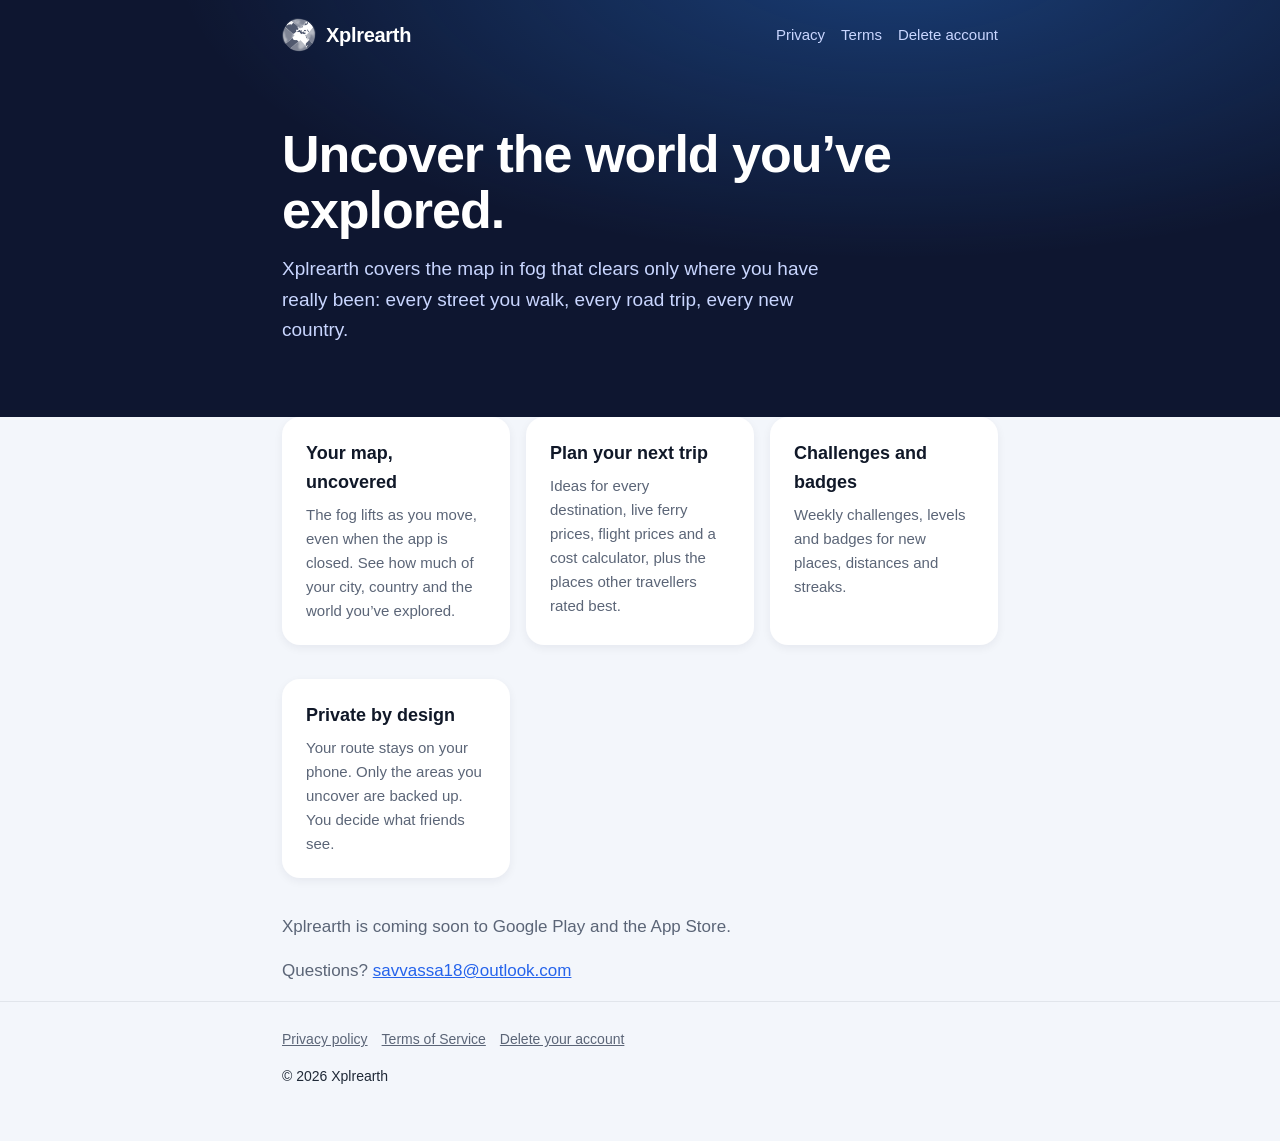
<file: index.html>
<!doctype html>
<html lang="en">
<head>
  <meta charset="utf-8">
  <meta name="viewport" content="width=device-width, initial-scale=1">
  <title>Xplrearth: uncover the world you’ve explored</title>
  <meta name="description" content="Xplrearth is a fog-of-war map of the world. The fog clears only where you have really been. Plan trips, collect badges and share the places you love.">
  <link rel="icon" href="assets/favicon.ico">
  <link rel="apple-touch-icon" href="assets/apple-touch-icon.png">
  <link rel="stylesheet" href="style.css">
</head>
<body>
  <header class="top">
    <div class="wrap">
      <nav class="bar">
        <a class="brand" href="./"><img src="assets/glyph-white-256.png" alt="">Xplrearth</a>
        <div class="links">
          <a href="privacy/">Privacy</a>
          <a href="terms/">Terms</a>
          <a href="delete-account/">Delete account</a>
        </div>
      </nav>
      <div class="hero">
        <h1>Uncover the world you’ve explored.</h1>
        <p>Xplrearth covers the map in fog that clears only where you have really been: every street you walk, every road trip, every new country.</p>
      </div>
    </div>
  </header>
  <main class="wrap">
    <div class="grid">
      <div class="card"><h3>Your map, uncovered</h3><p>The fog lifts as you move, even when the app is closed. See how much of your city, country and the world you’ve explored.</p></div>
      <div class="card"><h3>Plan your next trip</h3><p>Ideas for every destination, live ferry prices, flight prices and a cost calculator, plus the places other travellers rated best.</p></div>
      <div class="card"><h3>Challenges and badges</h3><p>Weekly challenges, levels and badges for new places, distances and streaks.</p></div>
      <div class="card"><h3>Private by design</h3><p>Your route stays on your phone. Only the areas you uncover are backed up. You decide what friends see.</p></div>
    </div>
    <p class="muted">Xplrearth is coming soon to Google Play and the App Store.</p>
    <p class="muted">Questions? <a href="mailto:savvassa18@outlook.com">savvassa18@outlook.com</a></p>
  </main>
  <footer>
    <div class="wrap">
      <a href="privacy/">Privacy policy</a><a href="terms/">Terms of Service</a><a href="delete-account/">Delete your account</a>
      <p>© 2026 Xplrearth</p>
    </div>
  </footer>
</body>
</html>
</file>
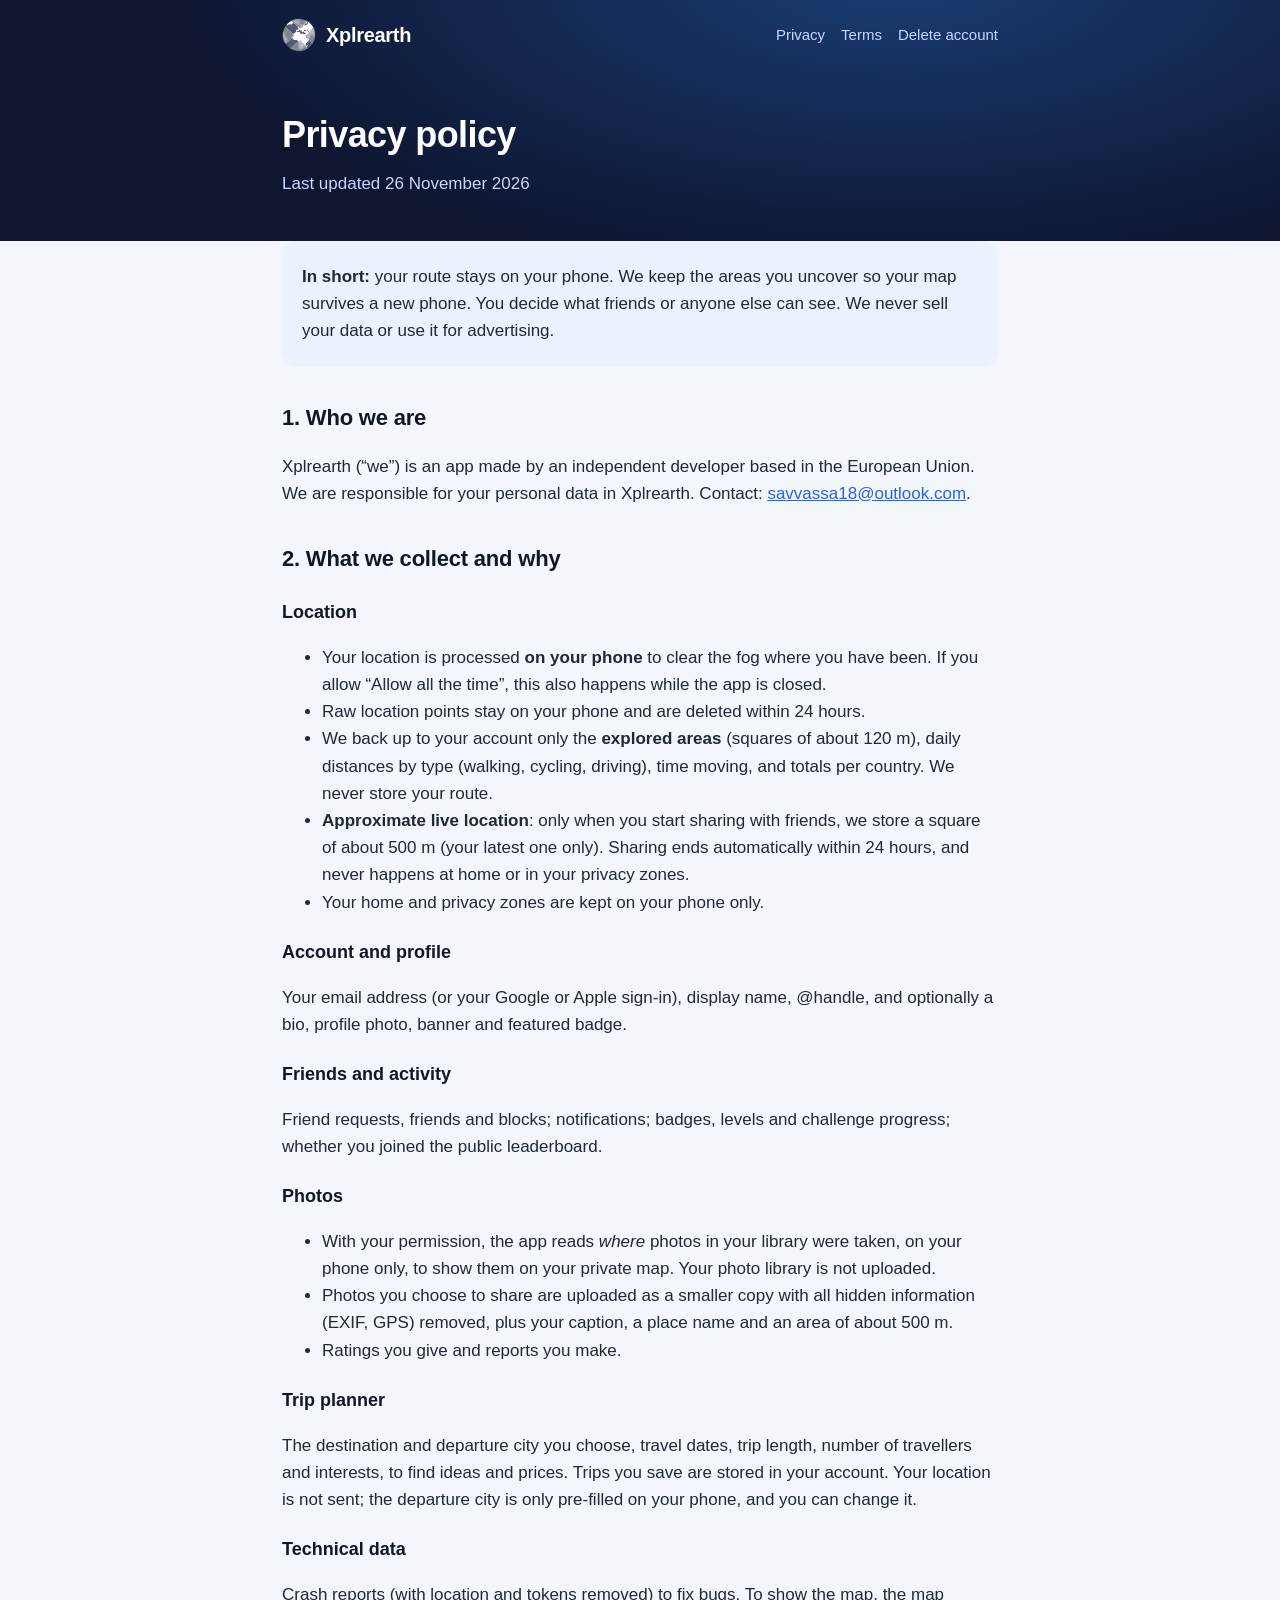
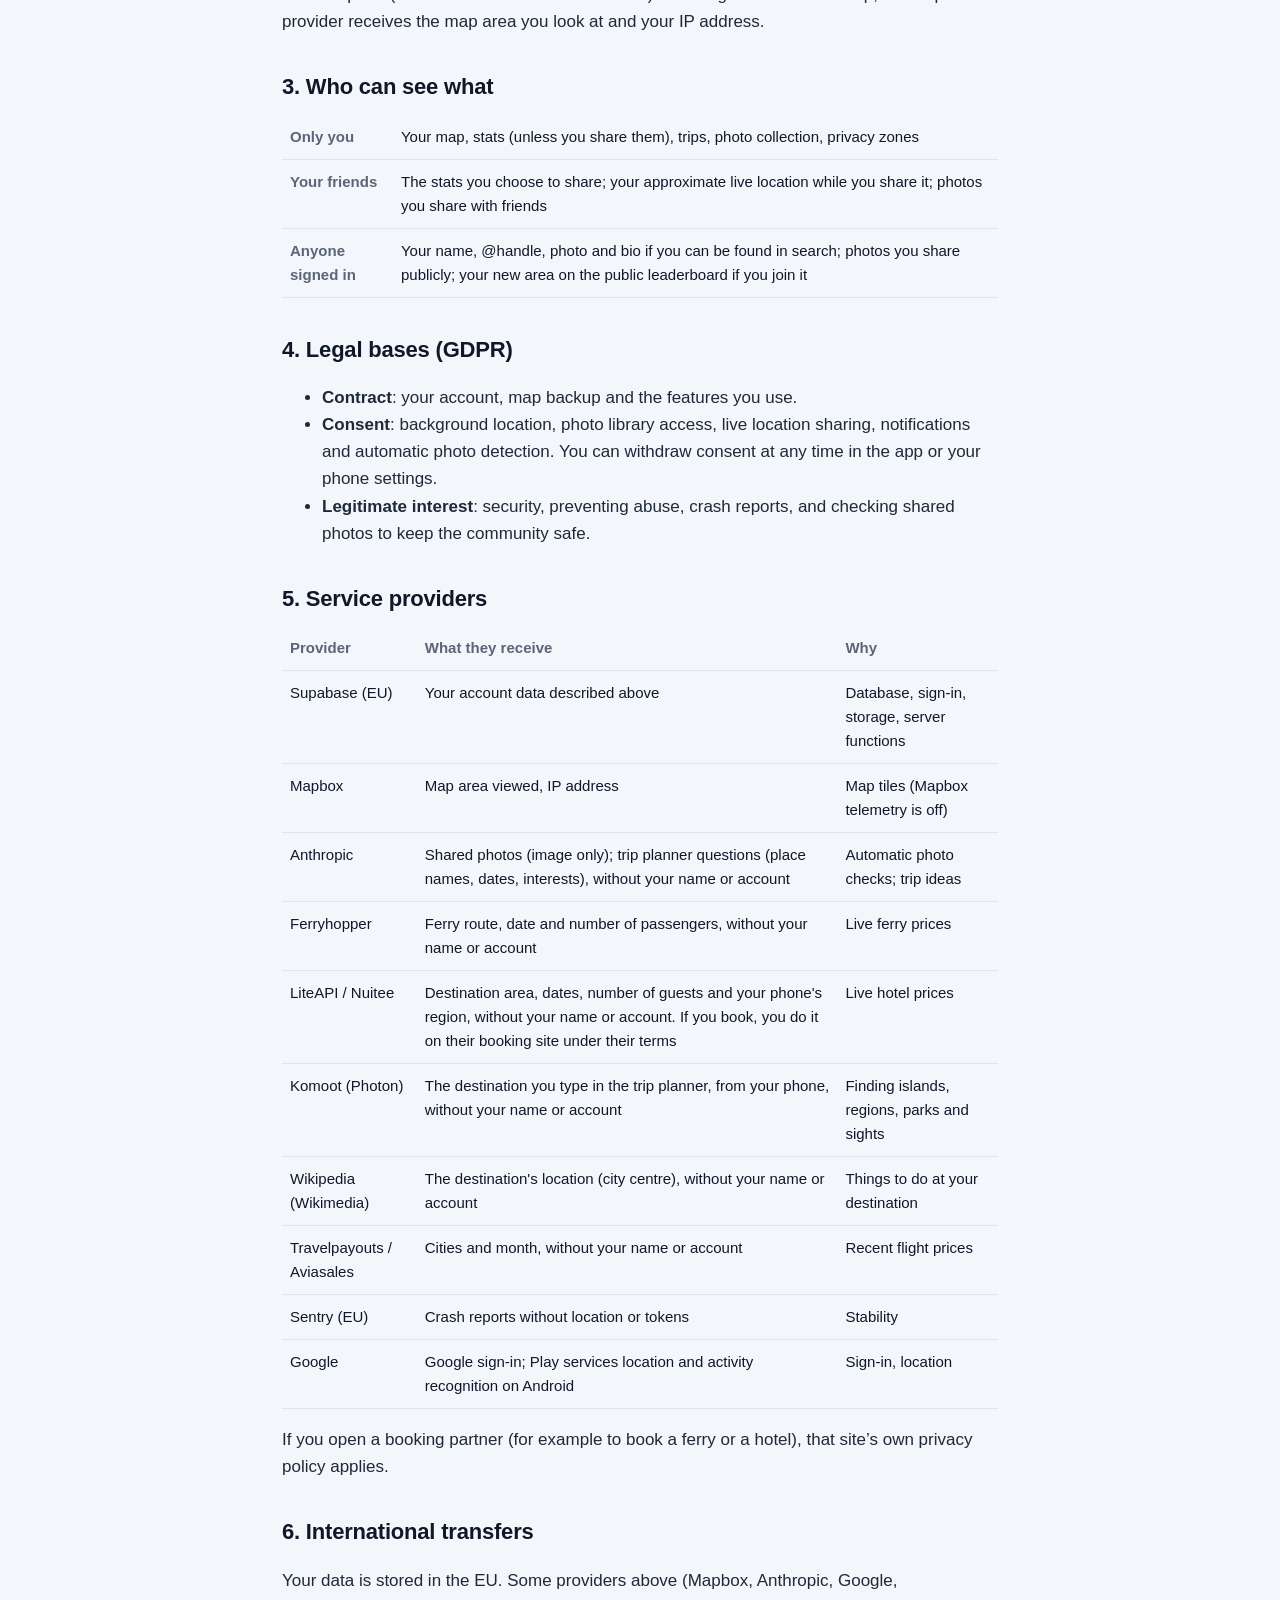
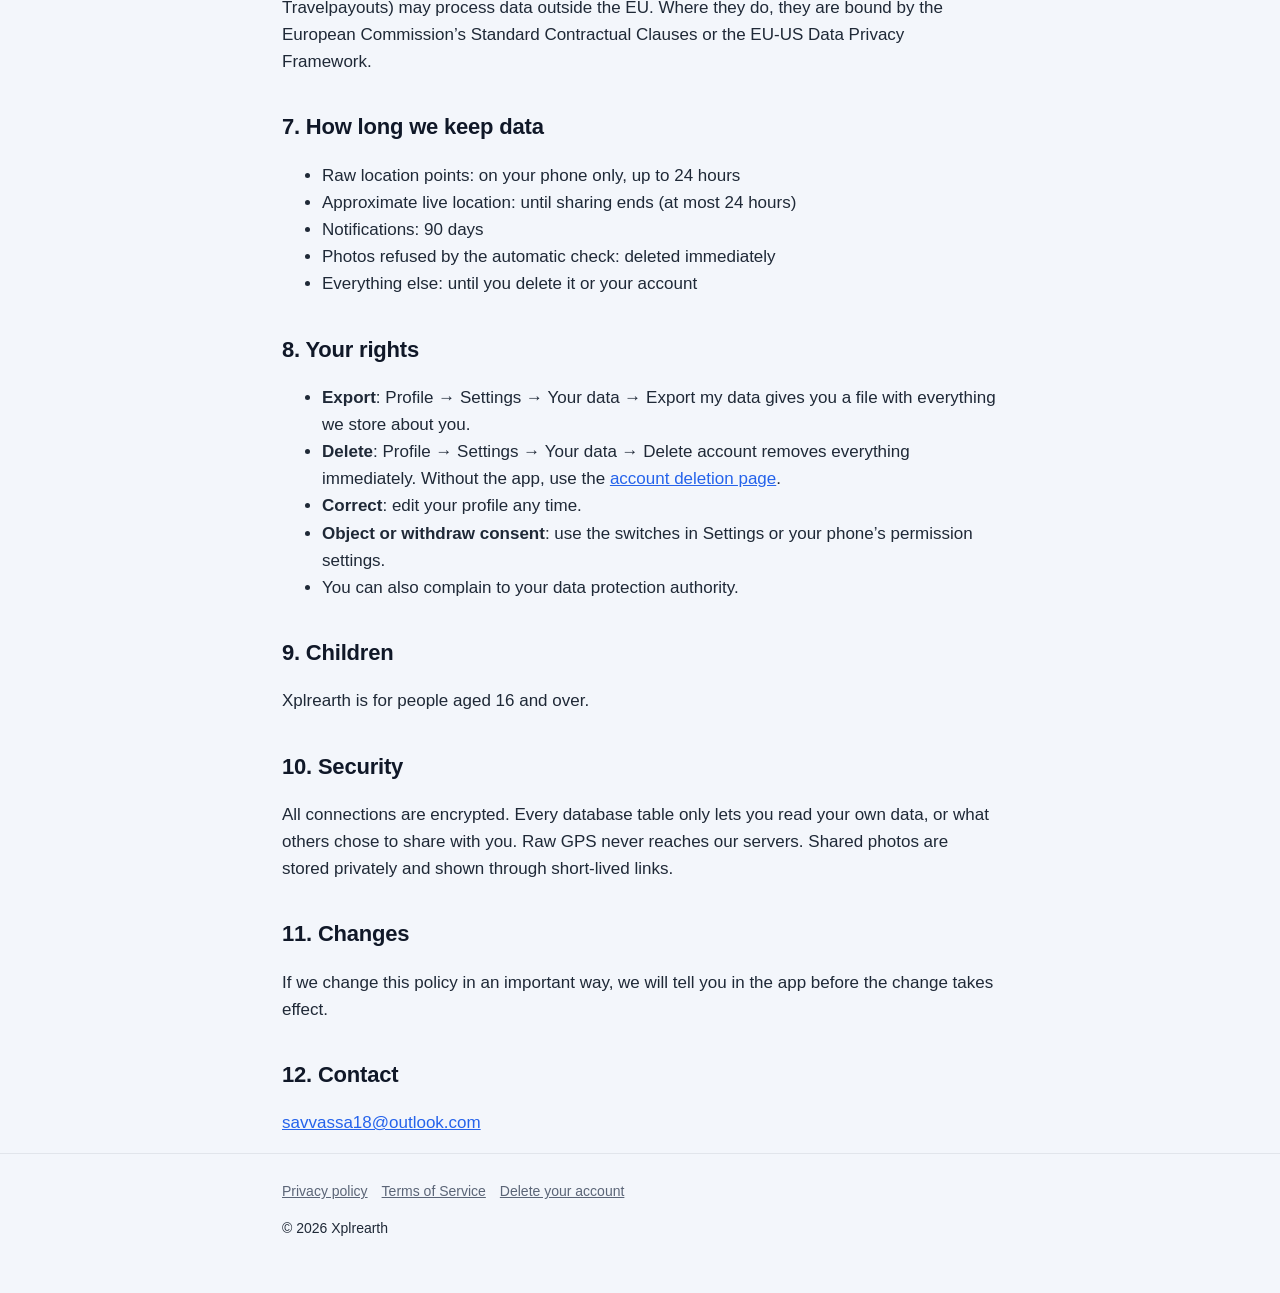
<file: privacy/index.html>
<!doctype html>
<html lang="en">
<head>
  <meta charset="utf-8">
  <meta name="viewport" content="width=device-width, initial-scale=1">
  <title>Privacy policy · Xplrearth</title>
  <link rel="icon" href="../assets/favicon.ico">
  <link rel="stylesheet" href="../style.css">
</head>
<body>
  <header class="top">
    <div class="wrap">
      <nav class="bar">
        <a class="brand" href="../"><img src="../assets/glyph-white-256.png" alt="">Xplrearth</a>
        <div class="links">
          <a href="../privacy/">Privacy</a>
          <a href="../terms/">Terms</a>
          <a href="../delete-account/">Delete account</a>
        </div>
      </nav>
      <div class="page-title">
        <h1>Privacy policy</h1>
        <p>Last updated 26 November 2026</p>
      </div>
    </div>
  </header>
  <main class="wrap">
    <div class="summary">
      <p><strong>In short:</strong> your route stays on your phone. We keep the areas you uncover so your map survives a new phone. You decide what friends or anyone else can see. We never sell your data or use it for advertising.</p>
    </div>

    <h2>1. Who we are</h2>
    <p>Xplrearth (“we”) is an app made by an independent developer based in the European Union. We are responsible for your personal data in Xplrearth. Contact: <a href="mailto:savvassa18@outlook.com">savvassa18@outlook.com</a>.</p>

    <h2>2. What we collect and why</h2>
    <h3>Location</h3>
    <ul>
      <li>Your location is processed <strong>on your phone</strong> to clear the fog where you have been. If you allow “Allow all the time”, this also happens while the app is closed.</li>
      <li>Raw location points stay on your phone and are deleted within 24 hours.</li>
      <li>We back up to your account only the <strong>explored areas</strong> (squares of about 120 m), daily distances by type (walking, cycling, driving), time moving, and totals per country. We never store your route.</li>
      <li><strong>Approximate live location</strong>: only when you start sharing with friends, we store a square of about 500 m (your latest one only). Sharing ends automatically within 24 hours, and never happens at home or in your privacy zones.</li>
      <li>Your home and privacy zones are kept on your phone only.</li>
    </ul>
    <h3>Account and profile</h3>
    <p>Your email address (or your Google or Apple sign-in), display name, @handle, and optionally a bio, profile photo, banner and featured badge.</p>
    <h3>Friends and activity</h3>
    <p>Friend requests, friends and blocks; notifications; badges, levels and challenge progress; whether you joined the public leaderboard.</p>
    <h3>Photos</h3>
    <ul>
      <li>With your permission, the app reads <em>where</em> photos in your library were taken, on your phone only, to show them on your private map. Your photo library is not uploaded.</li>
      <li>Photos you choose to share are uploaded as a smaller copy with all hidden information (EXIF, GPS) removed, plus your caption, a place name and an area of about 500 m.</li>
      <li>Ratings you give and reports you make.</li>
    </ul>
    <h3>Trip planner</h3>
    <p>The destination and departure city you choose, travel dates, trip length, number of travellers and interests, to find ideas and prices. Trips you save are stored in your account. Your location is not sent; the departure city is only pre-filled on your phone, and you can change it.</p>
    <h3>Technical data</h3>
    <p>Crash reports (with location and tokens removed) to fix bugs. To show the map, the map provider receives the map area you look at and your IP address.</p>

    <h2>3. Who can see what</h2>
    <table>
      <tr><th>Only you</th><td>Your map, stats (unless you share them), trips, photo collection, privacy zones</td></tr>
      <tr><th>Your friends</th><td>The stats you choose to share; your approximate live location while you share it; photos you share with friends</td></tr>
      <tr><th>Anyone signed in</th><td>Your name, @handle, photo and bio if you can be found in search; photos you share publicly; your new area on the public leaderboard if you join it</td></tr>
    </table>

    <h2>4. Legal bases (GDPR)</h2>
    <ul>
      <li><strong>Contract</strong>: your account, map backup and the features you use.</li>
      <li><strong>Consent</strong>: background location, photo library access, live location sharing, notifications and automatic photo detection. You can withdraw consent at any time in the app or your phone settings.</li>
      <li><strong>Legitimate interest</strong>: security, preventing abuse, crash reports, and checking shared photos to keep the community safe.</li>
    </ul>

    <h2>5. Service providers</h2>
    <table>
      <tr><th>Provider</th><th>What they receive</th><th>Why</th></tr>
      <tr><td>Supabase (EU)</td><td>Your account data described above</td><td>Database, sign-in, storage, server functions</td></tr>
      <tr><td>Mapbox</td><td>Map area viewed, IP address</td><td>Map tiles (Mapbox telemetry is off)</td></tr>
      <tr><td>Anthropic</td><td>Shared photos (image only); trip planner questions (place names, dates, interests), without your name or account</td><td>Automatic photo checks; trip ideas</td></tr>
      <tr><td>Ferryhopper</td><td>Ferry route, date and number of passengers, without your name or account</td><td>Live ferry prices</td></tr>
      <tr><td>LiteAPI / Nuitee</td><td>Destination area, dates, number of guests and your phone's region, without your name or account. If you book, you do it on their booking site under their terms</td><td>Live hotel prices</td></tr>
      <tr><td>Komoot (Photon)</td><td>The destination you type in the trip planner, from your phone, without your name or account</td><td>Finding islands, regions, parks and sights</td></tr>
      <tr><td>Wikipedia (Wikimedia)</td><td>The destination's location (city centre), without your name or account</td><td>Things to do at your destination</td></tr>
      <tr><td>Travelpayouts / Aviasales</td><td>Cities and month, without your name or account</td><td>Recent flight prices</td></tr>
      <tr><td>Sentry (EU)</td><td>Crash reports without location or tokens</td><td>Stability</td></tr>
      <tr><td>Google</td><td>Google sign-in; Play services location and activity recognition on Android</td><td>Sign-in, location</td></tr>
    </table>
    <p>If you open a booking partner (for example to book a ferry or a hotel), that site’s own privacy policy applies.</p>

    <h2>6. International transfers</h2>
    <p>Your data is stored in the EU. Some providers above (Mapbox, Anthropic, Google, Travelpayouts) may process data outside the EU. Where they do, they are bound by the European Commission’s Standard Contractual Clauses or the EU-US Data Privacy Framework.</p>

    <h2>7. How long we keep data</h2>
    <ul>
      <li>Raw location points: on your phone only, up to 24 hours</li>
      <li>Approximate live location: until sharing ends (at most 24 hours)</li>
      <li>Notifications: 90 days</li>
      <li>Photos refused by the automatic check: deleted immediately</li>
      <li>Everything else: until you delete it or your account</li>
    </ul>

    <h2>8. Your rights</h2>
    <ul>
      <li><strong>Export</strong>: Profile → Settings → Your data → Export my data gives you a file with everything we store about you.</li>
      <li><strong>Delete</strong>: Profile → Settings → Your data → Delete account removes everything immediately. Without the app, use the <a href="../delete-account/">account deletion page</a>.</li>
      <li><strong>Correct</strong>: edit your profile any time.</li>
      <li><strong>Object or withdraw consent</strong>: use the switches in Settings or your phone’s permission settings.</li>
      <li>You can also complain to your data protection authority.</li>
    </ul>

    <h2>9. Children</h2>
    <p>Xplrearth is for people aged 16 and over.</p>

    <h2>10. Security</h2>
    <p>All connections are encrypted. Every database table only lets you read your own data, or what others chose to share with you. Raw GPS never reaches our servers. Shared photos are stored privately and shown through short-lived links.</p>

    <h2>11. Changes</h2>
    <p>If we change this policy in an important way, we will tell you in the app before the change takes effect.</p>

    <h2>12. Contact</h2>
    <p><a href="mailto:savvassa18@outlook.com">savvassa18@outlook.com</a></p>
  </main>
  <footer>
    <div class="wrap">
      <a href="../privacy/">Privacy policy</a><a href="../terms/">Terms of Service</a><a href="../delete-account/">Delete your account</a>
      <p>© 2026 Xplrearth</p>
    </div>
  </footer>
</body>
</html>
</file>
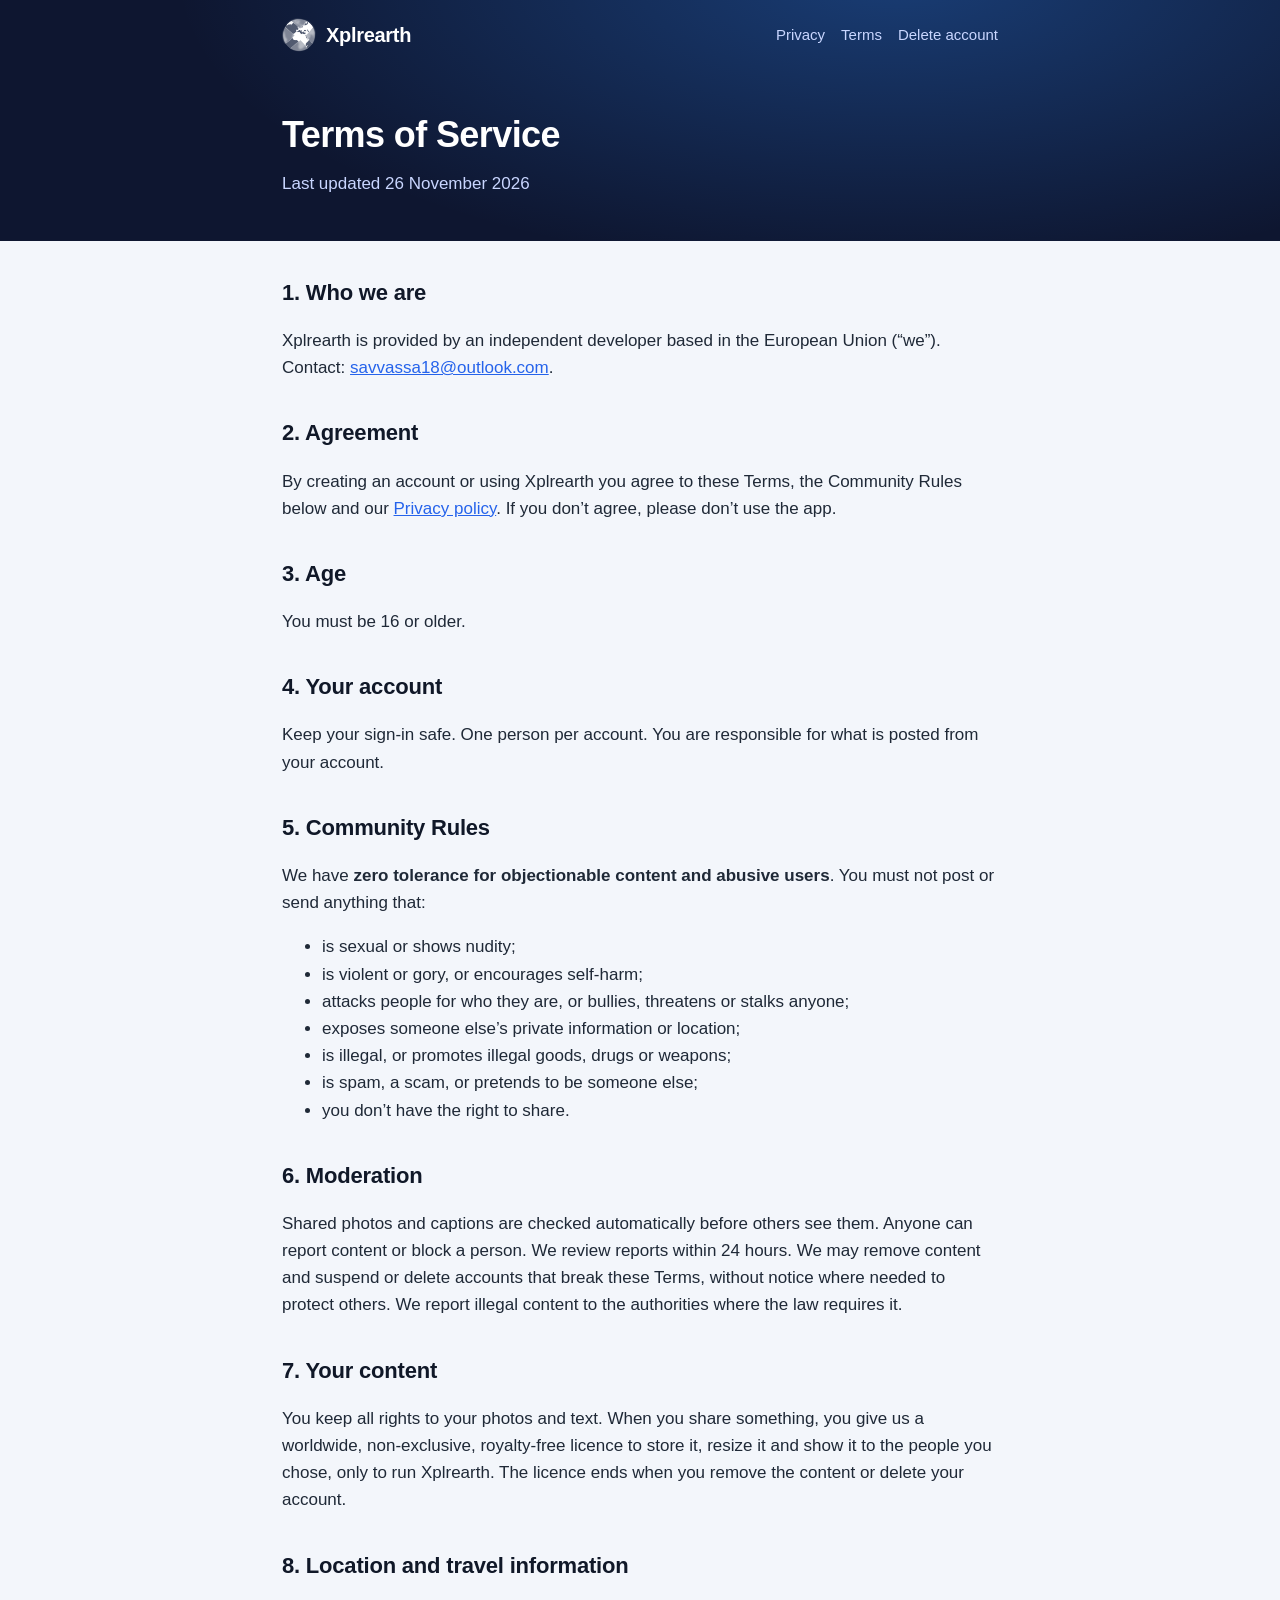
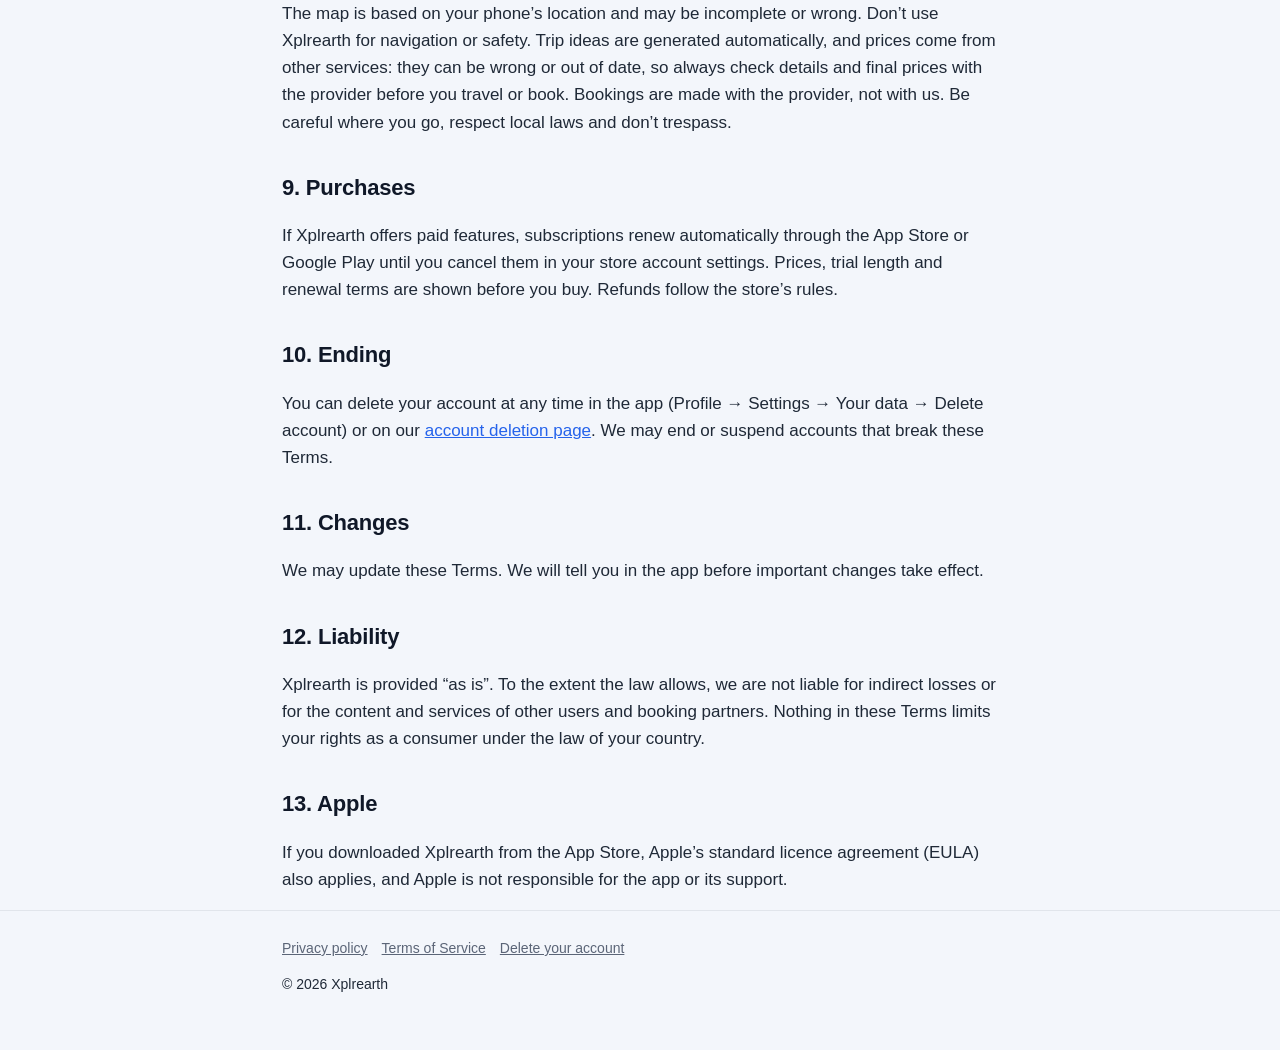
<file: terms/index.html>
<!doctype html>
<html lang="en">
<head>
  <meta charset="utf-8">
  <meta name="viewport" content="width=device-width, initial-scale=1">
  <title>Terms of Service · Xplrearth</title>
  <link rel="icon" href="../assets/favicon.ico">
  <link rel="stylesheet" href="../style.css">
</head>
<body>
  <header class="top">
    <div class="wrap">
      <nav class="bar">
        <a class="brand" href="../"><img src="../assets/glyph-white-256.png" alt="">Xplrearth</a>
        <div class="links">
          <a href="../privacy/">Privacy</a>
          <a href="../terms/">Terms</a>
          <a href="../delete-account/">Delete account</a>
        </div>
      </nav>
      <div class="page-title">
        <h1>Terms of Service</h1>
        <p>Last updated 26 November 2026</p>
      </div>
    </div>
  </header>
  <main class="wrap">
    <h2>1. Who we are</h2>
    <p>Xplrearth is provided by an independent developer based in the European Union (“we”). Contact: <a href="mailto:savvassa18@outlook.com">savvassa18@outlook.com</a>.</p>

    <h2>2. Agreement</h2>
    <p>By creating an account or using Xplrearth you agree to these Terms, the Community Rules below and our <a href="../privacy/">Privacy policy</a>. If you don’t agree, please don’t use the app.</p>

    <h2>3. Age</h2>
    <p>You must be 16 or older.</p>

    <h2>4. Your account</h2>
    <p>Keep your sign-in safe. One person per account. You are responsible for what is posted from your account.</p>

    <h2>5. Community Rules</h2>
    <p>We have <strong>zero tolerance for objectionable content and abusive users</strong>. You must not post or send anything that:</p>
    <ul>
      <li>is sexual or shows nudity;</li>
      <li>is violent or gory, or encourages self-harm;</li>
      <li>attacks people for who they are, or bullies, threatens or stalks anyone;</li>
      <li>exposes someone else’s private information or location;</li>
      <li>is illegal, or promotes illegal goods, drugs or weapons;</li>
      <li>is spam, a scam, or pretends to be someone else;</li>
      <li>you don’t have the right to share.</li>
    </ul>

    <h2>6. Moderation</h2>
    <p>Shared photos and captions are checked automatically before others see them. Anyone can report content or block a person. We review reports within 24 hours. We may remove content and suspend or delete accounts that break these Terms, without notice where needed to protect others. We report illegal content to the authorities where the law requires it.</p>

    <h2>7. Your content</h2>
    <p>You keep all rights to your photos and text. When you share something, you give us a worldwide, non-exclusive, royalty-free licence to store it, resize it and show it to the people you chose, only to run Xplrearth. The licence ends when you remove the content or delete your account.</p>

    <h2>8. Location and travel information</h2>
    <p>The map is based on your phone’s location and may be incomplete or wrong. Don’t use Xplrearth for navigation or safety. Trip ideas are generated automatically, and prices come from other services: they can be wrong or out of date, so always check details and final prices with the provider before you travel or book. Bookings are made with the provider, not with us. Be careful where you go, respect local laws and don’t trespass.</p>

    <h2>9. Purchases</h2>
    <p>If Xplrearth offers paid features, subscriptions renew automatically through the App Store or Google Play until you cancel them in your store account settings. Prices, trial length and renewal terms are shown before you buy. Refunds follow the store’s rules.</p>

    <h2>10. Ending</h2>
    <p>You can delete your account at any time in the app (Profile → Settings → Your data → Delete account) or on our <a href="../delete-account/">account deletion page</a>. We may end or suspend accounts that break these Terms.</p>

    <h2>11. Changes</h2>
    <p>We may update these Terms. We will tell you in the app before important changes take effect.</p>

    <h2>12. Liability</h2>
    <p>Xplrearth is provided “as is”. To the extent the law allows, we are not liable for indirect losses or for the content and services of other users and booking partners. Nothing in these Terms limits your rights as a consumer under the law of your country.</p>

    <h2>13. Apple</h2>
    <p>If you downloaded Xplrearth from the App Store, Apple’s standard licence agreement (EULA) also applies, and Apple is not responsible for the app or its support.</p>
  </main>
  <footer>
    <div class="wrap">
      <a href="../privacy/">Privacy policy</a><a href="../terms/">Terms of Service</a><a href="../delete-account/">Delete your account</a>
      <p>© 2026 Xplrearth</p>
    </div>
  </footer>
</body>
</html>
</file>
<file: style.css>
:root {
  --bg: #f3f6fb;
  --card: #ffffff;
  --text: #101828;
  --muted: #5b6577;
  --faint: #8c95a6;
  --accent: #3b82f6;
  --accent-strong: #2563eb;
  --night: #0e1630;
  --night-soft: #1b2a55;
  --danger: #e5484d;
  --line: rgba(20, 30, 60, 0.08);
}
* { box-sizing: border-box; }
html { -webkit-text-size-adjust: 100%; }
body {
  margin: 0;
  font-family: -apple-system, BlinkMacSystemFont, 'Segoe UI', Roboto, 'Helvetica Neue', Arial, sans-serif;
  background: var(--bg);
  color: var(--text);
  line-height: 1.6;
  font-size: 17px;
}
a { color: var(--accent-strong); }
header.top {
  background: radial-gradient(1200px 500px at 70% -10%, #2f8bff55, transparent 60%), var(--night);
  color: #fff;
}
.wrap { max-width: 760px; margin: 0 auto; padding: 0 22px; }
nav.bar { display: flex; align-items: center; gap: 18px; padding: 18px 0; }
nav.bar .brand { display: flex; align-items: center; gap: 10px; color: #fff; text-decoration: none; font-weight: 800; font-size: 20px; letter-spacing: -0.3px; }
nav.bar .brand img { width: 34px; height: 34px; }
nav.bar .links { margin-left: auto; display: flex; gap: 16px; flex-wrap: wrap; }
nav.bar .links a { color: #c9d6ff; text-decoration: none; font-size: 15px; }
nav.bar .links a:hover { color: #fff; }
.hero { padding: 56px 0 72px; }
.hero h1 { font-size: clamp(34px, 6vw, 52px); line-height: 1.08; margin: 0 0 16px; letter-spacing: -1px; }
.hero p { color: #c9d6ff; font-size: 19px; margin: 0; max-width: 560px; }
.page-title { padding: 36px 0 44px; }
.page-title h1 { margin: 0; font-size: 36px; letter-spacing: -0.6px; }
.page-title p { margin: 6px 0 0; color: #c9d6ff; }
main { padding: 36px 0 64px; }
.card { background: var(--card); border-radius: 18px; padding: 22px 24px; box-shadow: 0 3px 10px rgba(11, 22, 48, 0.06); margin: 0 0 18px; }
.grid { display: grid; grid-template-columns: repeat(auto-fit, minmax(210px, 1fr)); gap: 16px; }
.grid .card h3 { margin: 0 0 6px; font-size: 18px; }
.grid .card p { margin: 0; color: var(--muted); font-size: 15px; }
h2 { font-size: 22px; margin: 34px 0 10px; letter-spacing: -0.2px; }
h3 { font-size: 18px; margin: 22px 0 6px; }
p, li { color: #1f2937; }
.muted { color: var(--muted); }
.small { font-size: 14px; color: var(--faint); }
table { width: 100%; border-collapse: collapse; font-size: 15px; }
th, td { text-align: left; padding: 10px 8px; border-bottom: 1px solid var(--line); vertical-align: top; }
th { color: var(--muted); font-weight: 600; }
.summary { background: #eaf1ff; border-radius: 14px; padding: 16px 20px; }
.summary p { margin: 6px 0; }
footer { border-top: 1px solid var(--line); padding: 26px 0 40px; color: var(--faint); font-size: 14px; }
footer a { color: var(--muted); margin-right: 14px; }
label { display: block; font-weight: 600; margin: 14px 0 6px; }
input { width: 100%; font-size: 17px; padding: 12px 14px; border-radius: 12px; border: 1px solid #d5dbe7; background: #fff; }
input:focus { outline: 2px solid var(--accent); border-color: transparent; }
button { font-size: 16px; font-weight: 700; border: 0; border-radius: 999px; padding: 13px 22px; cursor: pointer; margin-top: 16px; }
button.primary { background: var(--accent); color: #fff; }
button.danger { background: var(--danger); color: #fff; }
button.ghost { background: transparent; color: var(--muted); }
button:disabled { opacity: 0.5; cursor: default; }
.msg { margin-top: 14px; padding: 12px 14px; border-radius: 12px; display: none; }
.msg.show { display: block; }
.msg.err { background: rgba(229, 72, 77, 0.1); color: #a3262a; }
.msg.ok { background: rgba(34, 160, 107, 0.12); color: #136b47; }
.step { display: none; }
.step.show { display: block; }
</file>
